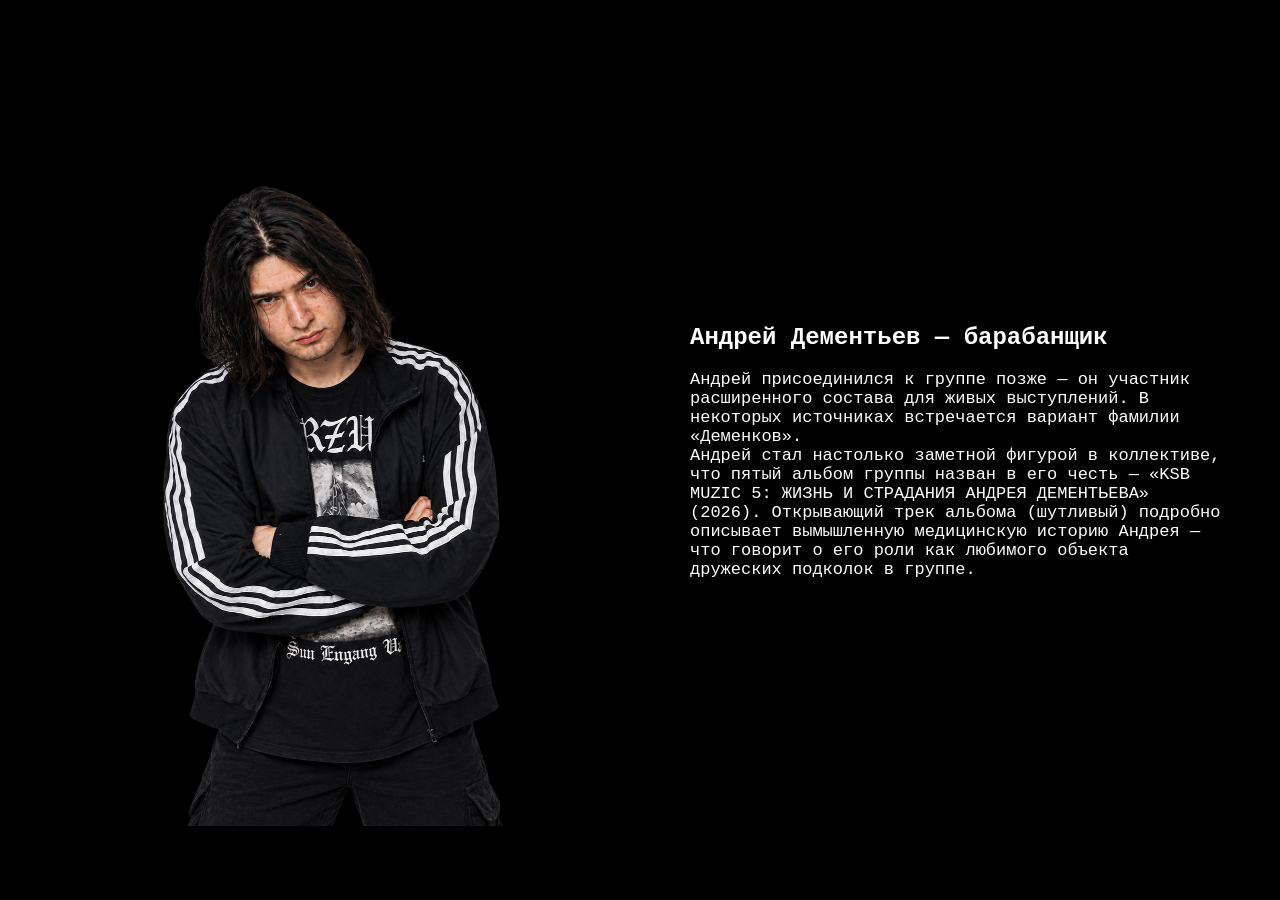
<file: andr.html>
<!DOCTYPE html>
<html lang="ru">
<head>
    <meta charset="utf-8" />
    <meta name="viewport" content="width=device-width, initial-scale=1.0" />
    <link rel="stylesheet" href="style.css" />
    <title>Андрей Дементьев</title>
</head>
<body>
    <section class="memberPage">
        <div class="memberImage">
            <img src="images/андрей.png" class="mainImage" />
            <img src="images/андрей2.jpg" class="photoLeft" />
            <img src="images/андрей3.1.jpg" class="photoRight" />
        </div>

        <div class="memberInfo">
            <h1>Андрей Дементьев — барабанщик</h1>
            <p>
                Андрей присоединился к группе позже — он участник расширенного состава для живых выступлений. В некоторых источниках встречается вариант фамилии «Деменков».<br />
                Андрей стал настолько заметной фигурой в коллективе, что пятый альбом группы назван в его честь — «KSB MUZIC 5: ЖИЗНЬ И СТРАДАНИЯ АНДРЕЯ ДЕМЕНТЬЕВА» (2026). Открывающий трек альбома (шутливый) подробно описывает вымышленную медицинскую историю Андрея — что говорит о его роли как любимого объекта дружеских подколок в группе.
            </p>
        </div>
    </section>
</body>
</html>
</file>
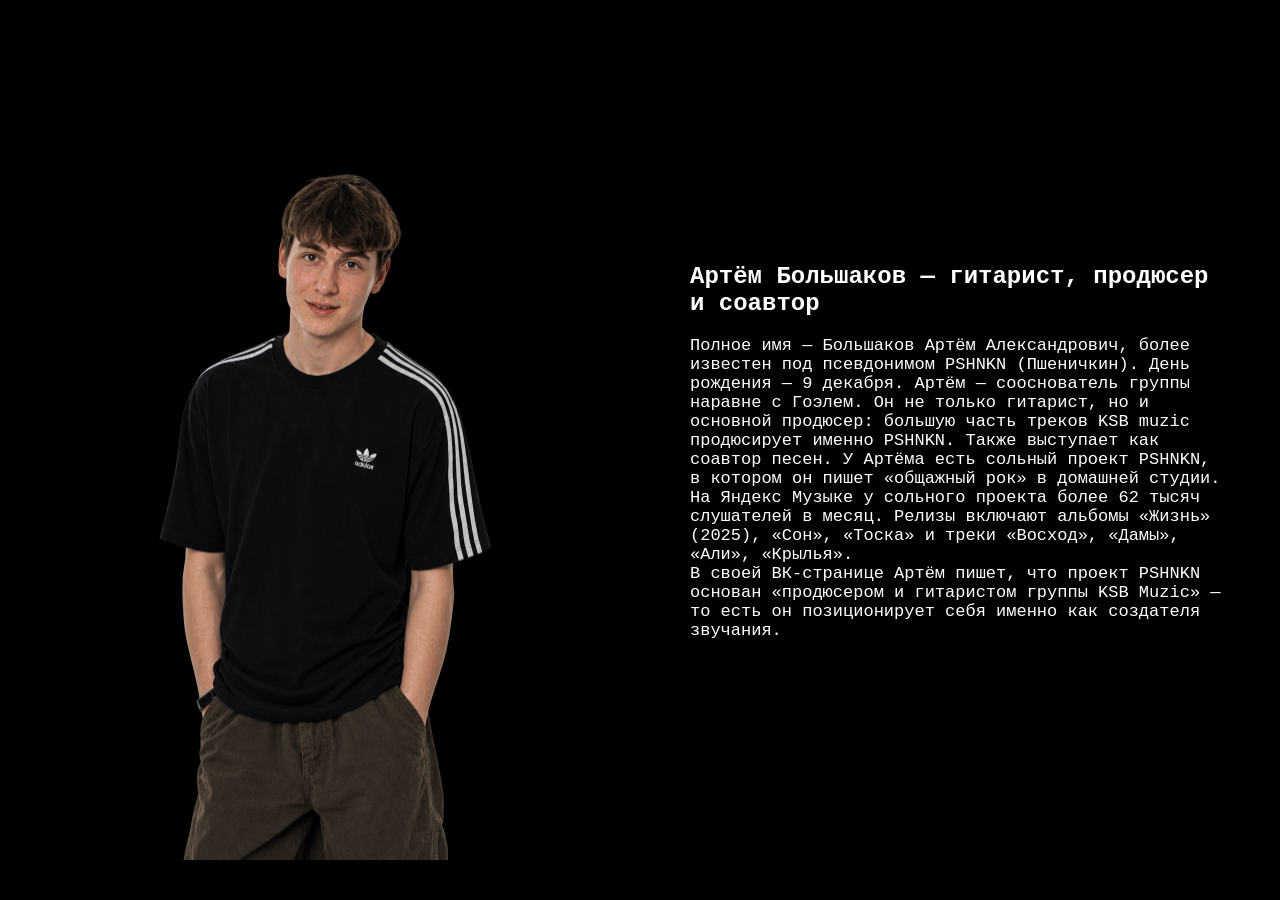
<file: artem.html>
<!DOCTYPE html>
<html lang="ru">
<head>
    <meta charset="utf-8" />
    <meta name="viewport" content="width=device-width, initial-scale=1.0" />
    <link rel="stylesheet" href="style.css" />
    <title>Артём Большаков</title>
</head>
<body>
    <section class="memberPage">
        <div class="memberImage">
            <img src="images/артём.png" class="mainImage"/>
            <img src="images/артём2.jpg" class="photoLeft" />
            <img src="images/артём3.jpg" class="photoRight"/>
        </div>

        <div class="memberInfo">
            <h1>Артём Большаков — гитарист, продюсер и соавтор</h1>
            <p>
                Полное имя — Большаков Артём Александрович, более известен под псевдонимом PSHNKN (Пшеничкин). День рождения — 9 декабря.
                Артём — сооснователь группы наравне с Гоэлем. Он не только гитарист, но и основной продюсер: большую часть треков KSB muzic продюсирует именно PSHNKN. Также выступает как соавтор песен.
                У Артёма есть сольный проект PSHNKN, в котором он пишет «общажный рок» в домашней студии. На Яндекс Музыке у сольного проекта более 62 тысяч слушателей в месяц. Релизы включают альбомы «Жизнь» (2025), «Сон», «Тоска» и треки «Восход», «Дамы», «Али», «Крылья».
                <br />В своей ВК-странице Артём пишет, что проект PSHNKN основан «продюсером и гитаристом группы KSB Muzic» — то есть он позиционирует себя именно как создателя звучания.
            </p>
        </div>
    </section>
</body>
</html>
</file>
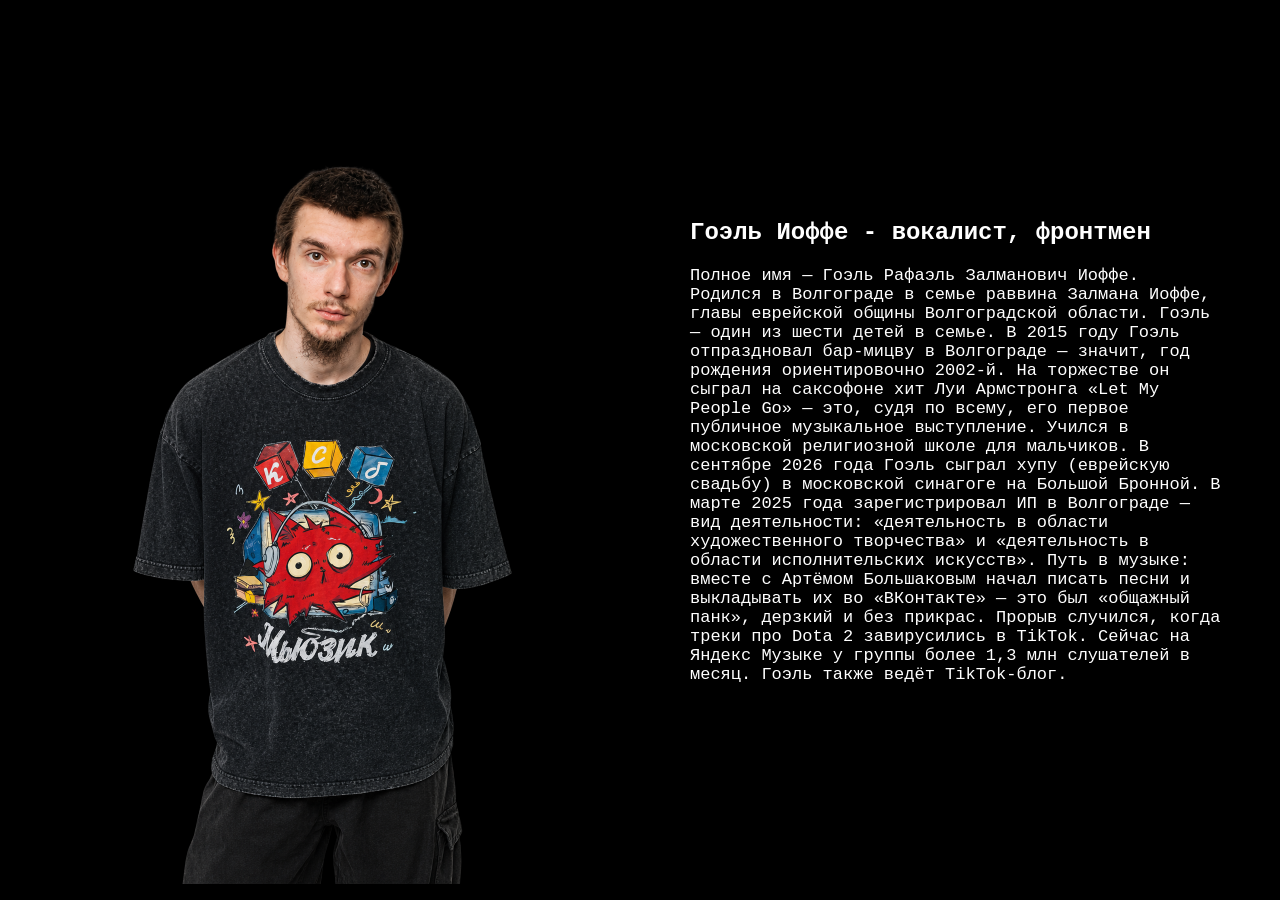
<file: goel.html>
<!DOCTYPE html>
<html lang="ru">
<head>
    <meta charset="utf-8" />
    <meta name="viewport" content="width=device-width, initial-scale=1.0" />
    <link rel="stylesheet" href="style.css" />
    <title>Гоэль Иоффе</title>
</head>
<body>
            <section class="memberPage">
                <div class="memberImage">
                    <img src="images/гоэль.png" alt="Гоэль Иоффе" class="mainImage"/>
                    <img src="images/гоэль2.jpg" class="photoLeft" />
                    <img src="images/гоэль3.jpg" class="photoRight" />
                </div>
                <div class="memberInfo">
                    <h1>Гоэль Иоффе - вокалист, фронтмен</h1>
                    <p>
                        Полное имя — Гоэль Рафаэль Залманович Иоффе.<br /> Родился в Волгограде в семье раввина Залмана Иоффе, главы еврейской общины Волгоградской области. Гоэль — один из шести детей в семье.
                        В 2015 году Гоэль отпраздновал бар-мицву в Волгограде — значит, год рождения ориентировочно 2002-й. На торжестве он сыграл на саксофоне хит Луи Армстронга «Let My People Go» — это, судя по всему, его первое публичное музыкальное выступление. Учился в московской религиозной школе для мальчиков.
                        В сентябре 2026 года Гоэль сыграл хупу (еврейскую свадьбу) в московской синагоге на Большой Бронной.
                        В марте 2025 года зарегистрировал ИП в Волгограде — вид деятельности: «деятельность в области художественного творчества» и «деятельность в области исполнительских искусств».
                        Путь в музыке: вместе с Артёмом Большаковым начал писать песни и выкладывать их во «ВКонтакте» — это был «общажный панк», дерзкий и без прикрас. Прорыв случился, когда треки про Dota 2 завирусились в TikTok. Сейчас на Яндекс Музыке у группы более 1,3 млн слушателей в месяц. Гоэль также ведёт TikTok-блог.
                    </p>
                </div>
            </section>
</body>
</html>
</file>
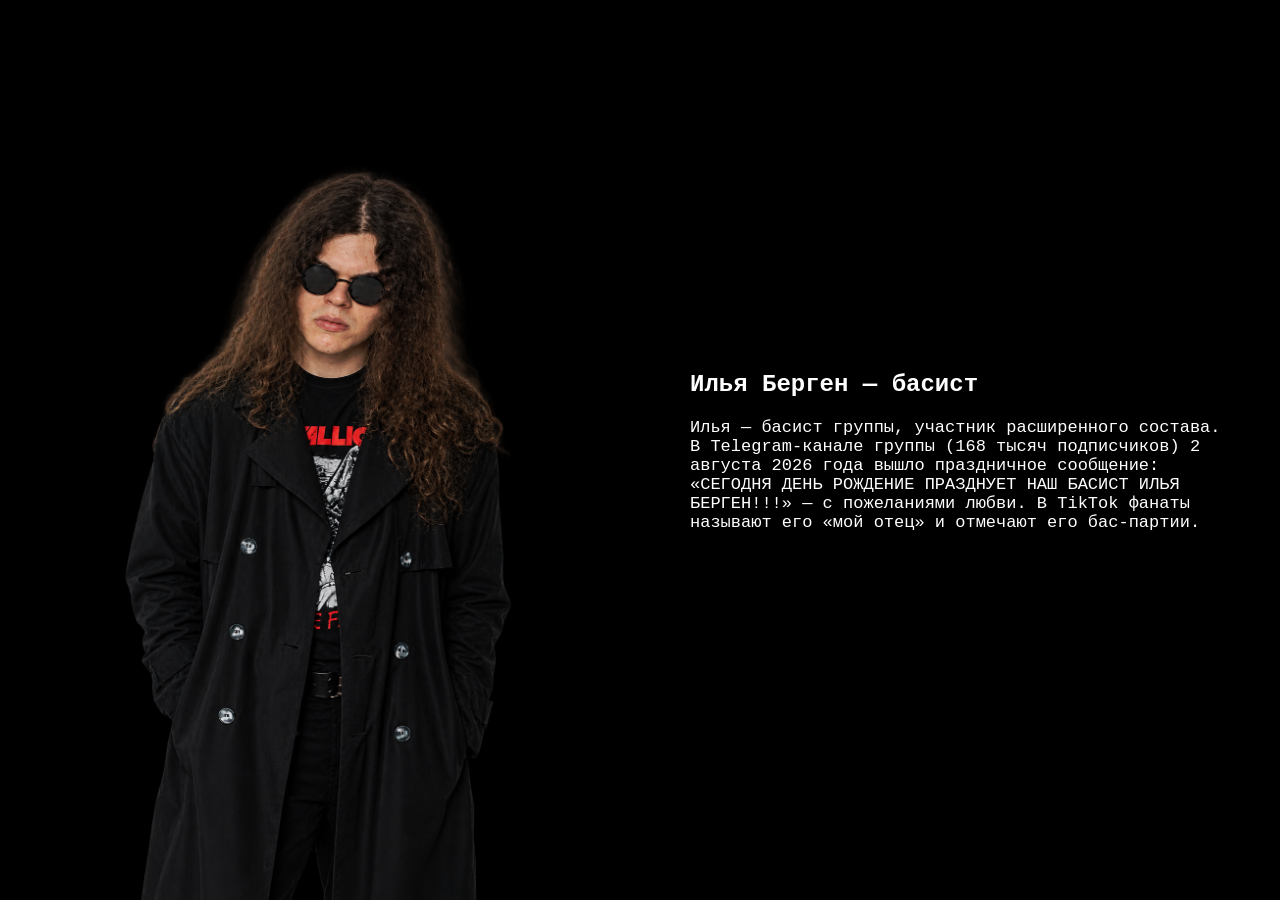
<file: ilya.html>
<!DOCTYPE html>
<html lang="ru">
<head>
    <meta charset="utf-8" />
    <meta name="viewport" content="width=device-width, initial-scale=1.0" />
    <link rel="stylesheet" href="style.css" />
    <title>Илья Берген</title>
</head>
<body>
    <section class="memberPage">
        <div class="memberImage">
            <img src="images/илья.png" class="mainImage" />
            <img src="images/илья2.jpg" class="photoLeft" />
            <img src="images/илья3.jpg" class="photoRight" />
        </div>

        <div class="memberInfo">
            <h1>Илья Берген — басист</h1>
            <p>
                Илья — басист группы, участник расширенного состава. <br />В Telegram-канале группы (168 тысяч подписчиков) 2 августа 2026 года вышло праздничное сообщение: «СЕГОДНЯ ДЕНЬ РОЖДЕНИЕ ПРАЗДНУЕТ НАШ БАСИСТ ИЛЬЯ БЕРГЕН!!!» — с пожеланиями любви.
                В TikTok фанаты называют его «мой отец» и отмечают его бас-партии.
            </p>
        </div>
    </section>
</body>
</html>
</file>
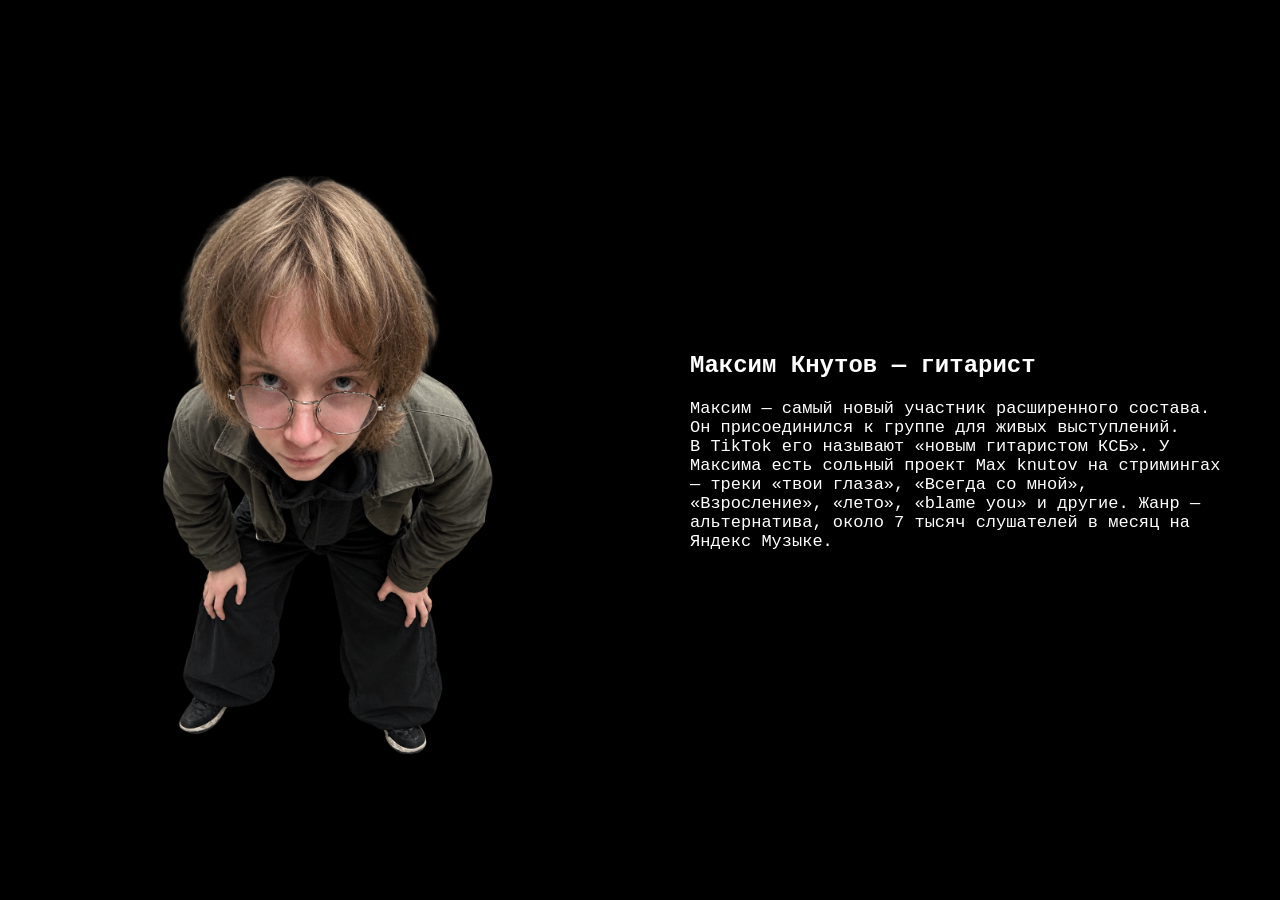
<file: maks.html>
<!DOCTYPE html>
<html lanr="ru">
<head>
    <meta charset="utf-8" />
    <meta name="viewport" content="width=device-width, initial-scale=1.0"/>
    <link rel="stylesheet" href="style.css" />
</head>
<body>
    <section class="memberPage">
        <div class="memberImage">
            <img src="images/максим.png" class="mainImage" />
            <img src="images/максим2.jpg" class="photoLeft" />
            <img src="images/максим3.jpg" class="photoRight" />
        </div>

        <div class="memberInfo">
            <h1>Максим Кнутов — гитарист</h1>
            <p>
                Максим — самый новый участник расширенного состава. Он присоединился к группе для живых выступлений.<br /> В TikTok его называют «новым гитаристом КСБ».
                У Максима есть сольный проект Max knutov на стримингах — треки «твои глаза», «Всегда со мной», «Взросление», «лето», «blame you» и другие. Жанр — альтернатива, около 7 тысяч слушателей в месяц на Яндекс Музыке.
            </p>
        </div>
    </section>
</body>
</html>
</file>
<file: style.css>
* {
    box-sizing: border-box;
}

html,
body {
    margin: 0;
    height: 100%;
    scroll-behavior: smooth;
    background: black;
}

.logo {
    font-size: 24px;
    font-weight: bold;
    text-align: center;
}

.logo a {
    font-size: 24px;
    font-weight: bold;
    text-decoration: none;
    color: white;
}

/* =========================
   ГЛАВНАЯ
   ========================= */

.mainPic {
    width: 100%;
    height: 100vh;
    background-image:
        linear-gradient(rgba(0, 0, 0, 0.55), rgba(0, 0, 0, 0.55)),
        url(https://avatars.mds.yandex.net/get-afishanew/4768735/13fa4399eeb7d39a54dc8a29b2d18888/orig);
    background-size: cover;
    background-position: center top;
    background-repeat: no-repeat;

    position: relative;
    display: flex;
    justify-content: center;
    align-items: center;

    color: white;
}

.text {
    text-align: center;
    max-width: 800px;
    padding: 30px;
    font-family: 'Courier New';
}
.textGroup{
    max-width: 100%;
    line-height: 1.6;
}
.button {
    margin-top: 20px;
    margin-left: 30px;
    background: black;
    padding: 10px 20px;
    border-radius: 20px;
    color: white;
    box-shadow: 0 8px 15px rgba(0, 0, 0, 0.2);
    transition: transform 0.2s, box-shadow 0.2s;
}
.groupButton{
    color: white;
}
.button:hover {
    transform: translateY(-4px);
    box-shadow: 0 12px 27px rgba(0, 0, 0, 0.4);
}

.button:active {
    transform: scale(0.97);
}

.buttonCont {
    display: inline-block;
    margin-top: 10px;
    background: none;
    color: white;
    text-decoration: none;
    border: 1px solid white;
    padding: 14px 35px;
    font-size: 18px;
    border-radius: 4px;
    transition: 0.3s;
}

/* =========================
   ABOUT
   ========================= */

.about {
    min-height: 100vh;
    background-color: black;
    color: white;
    font-size: 18px;
    text-align: center;
    padding: 100px 8%;
    font-family: 'Courier New';
}

.aboutText {
    margin: 0 auto 70px;
}

.aboutText h2 {
    font-size: 48px;
    margin: 0 0 20px;
}

.aboutText p {
    font-size: 20px;
    line-height: 1.6;
    margin: 0;
}

/* =========================
   КАРТОЧКИ УЧАСТНИКОВ
   ========================= */

.members {
    display: grid;
    grid-template-columns: repeat(3, 1fr);
    gap: 30px;
    max-width: 1200px;
    margin: 0 auto;
}

.memberCard {
    position: relative;
    width: 100%;
    height: 450px;
    overflow: hidden;
}

.memberCard img {
    width: 100%;
    height: 100%;
    object-fit: cover;
    object-position: center;
    display: block;
}

.cardOverlay {
    position: absolute;
    left: 0;
    bottom: 0;
    width: 100%;
    padding: 25px;
    background: linear-gradient(transparent, rgba(0, 0, 0, 0.7));
}

.cardOverlay h3 {
    margin: 0 0 15px;
    font-size: 24px;
}

.detailsButton {
    display: inline-block;
    padding: 9px 20px;
    border: 1px solid white;
    color: white;
    text-decoration: none;
    transition: 0.3s;
}

.detailsButton:hover {
    background: white;
    color: black;
}

/* =========================
   СТРАНИЦА УЧАСТНИКА
   ========================= */

.memberPage {
    background: black;
    color: white;
    font-family: 'Courier New';
    display: grid;
    grid-template-columns: 1fr 1fr;
    align-items: center;
    height: 100dvh;
    overflow: hidden;
}

.memberImage {
    position: relative;
    width: 100%;
    min-width: 0;

    display: flex;
    justify-content: center;
    align-items: center;

    transform: translateY(50px);
    opacity: 0;
    overflow: hidden;
    animation: picGo 1s ease forwards;
}

.memberImage img {
    display: block;
    width: 80%;
    height: auto;
    transition: transform 0.5s ease;
    overflow: hidden;
}

.mainImage {
    position: relative;
    z-index: 1;
}

/* =========================
   ЛЕВАЯ ФОТО
   ========================= */

.photoLeft {
    position: absolute;

    top: 100px;
    left: 30px;

    width: 30% !important;
    height: auto;

    object-fit: cover;

    transform: translateX(-120%);
    transition: transform 0.5s ease;

    z-index: 2;
    border-radius: 10px;

    pointer-events: none;
}

/* =========================
   ПРАВАЯ ФОТО
   ========================= */

.photoRight {
    position: absolute;

    top: 30%;
    left: 0;

    width: 30% !important;
    height: auto;

    object-fit: cover;

    transform: translateX(340%);
    transition: transform 0.5s ease;

    z-index: 3;
    border-radius: 10px;

    pointer-events: none;
}

/* =========================
   АНИМАЦИЯ ТОЛЬКО НА ПК
   ========================= */

@media (hover: hover) and (min-width: 1025px) {

    .memberImage img:hover {
        transform: scale(1.04);
    }

    .memberImage:hover .photoLeft {
        transform: translateX(0);
    }

    .memberImage:hover .photoRight {
        transform: translateX(200%);
    }
}

/* =========================
   АНИМАЦИЯ ПОЯВЛЕНИЯ
   ========================= */

@keyframes picGo {
    from {
        opacity: 0;
    }

    to {
        opacity: 1;
    }
}

.memberInfo {
    padding: 50px;
    align-self: center;

    opacity: 0;
    animation: picGo 1s ease forwards;
}

.memberInfo p {
    font-size: 17px;
}

/* =========================
   ПЛАНШЕТ
   ========================= */

@media (max-width: 1024px) {

    .members {
        grid-template-columns: repeat(2, 1fr);
    }

    /* Дополнительные фото скрыты */
    .photoLeft,
    .photoRight {
        display: none;
    }
    .memberPage{
        overflow: visible;
    }
}

/* =========================
   ТЕЛЕФОН
   ========================= */

@media (max-width: 724px) {

    .about {
        padding: 70px 20px;
    }

    .aboutText h2 {
        font-size: 36px;
    }

    .aboutText p {
        font-size: 17px;
    }

    .members {
        grid-template-columns: 1fr;
    }

    .memberPage {
        height: auto;
        min-height: 100vh;
        grid-template-columns: 1fr;
        overflow: visible;
    }

    .memberImage {
        height: 60vh;
    }

    /* ПОЛНОСТЬЮ УБИРАЕМ ДОПОЛНИТЕЛЬНЫЕ ФОТО */
    .photoLeft,
    .photoRight {
        display: none !important;
    }

    /* На телефоне нет увеличения главной фотографии */
    .memberImage img {
        transform: none !important;
    }
}
@media (max-width: 1024px) and (orientation: landscape) {

    .memberPage {
        height: auto;
        min-height: 100dvh;

        grid-template-columns: 1fr;

        overflow: visible;
    }

    .memberImage {
        height: auto;
        min-height: 70vh;
    }

    .memberImage img {
        width: 60%;
        transform: none !important;
    }

    .photoLeft,
    .photoRight {
        display: none !important;
    }

    .memberInfo {
        padding: 30px 8%;
    }
}
</file>
